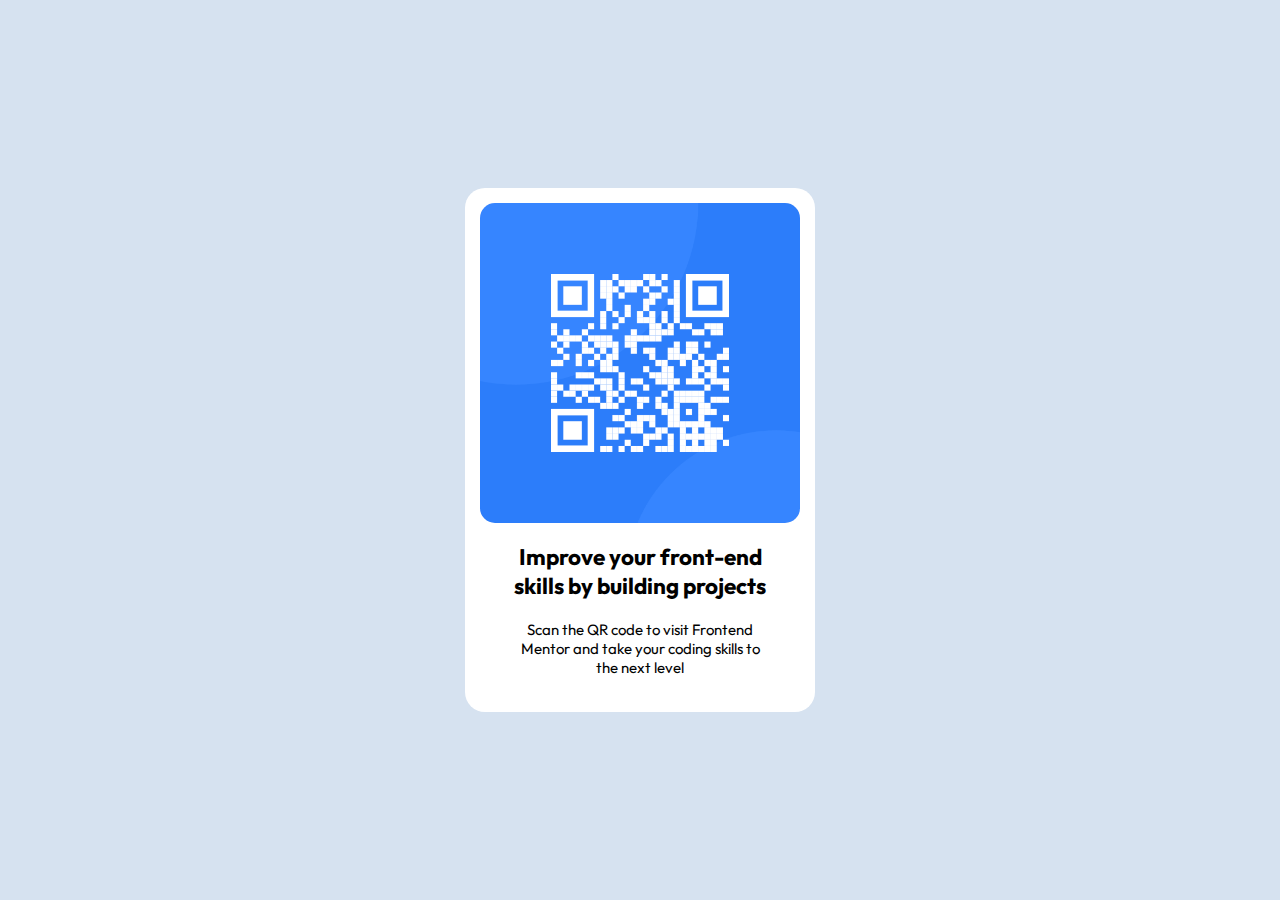
<file: 01-QR-Code-Component/qr-code-component-main/index.html>
<!DOCTYPE html>
<html lang="en">
  <head>
    <meta charset="UTF-8" />
    <meta name="viewport" content="width=device-width, initial-scale=1.0" />
    <!-- displays site properly based on user's device -->

    <link
      rel="icon"
      type="image/png"
      sizes="32x32"
      href="./images/favicon-32x32.png"
    />
    <link rel="stylesheet" href="style.css" />

    <title>Frontend Mentor | QR code component</title>

    <!-- Feel free to remove these styles or customise in your own stylesheet 👍 -->
    <style>
      .attribution {
        font-size: 11px;
        text-align: center;
      }
      .attribution a {
        color: hsl(228, 45%, 44%);
      }
    </style>
  </head>
  <body>
    <div class="container">
      <div class="image-container">
        <img src="./images/image-qr-code.png" alt="QR-Image" />
        <div class="text">
          <h2>Improve your front-end skills by building projects</h2>
          <p>
            Scan the QR code to visit Frontend Mentor and take your coding
            skills to the next level
          </p>
        </div>
      </div>
    </div>
  </body>
</html>
</file>
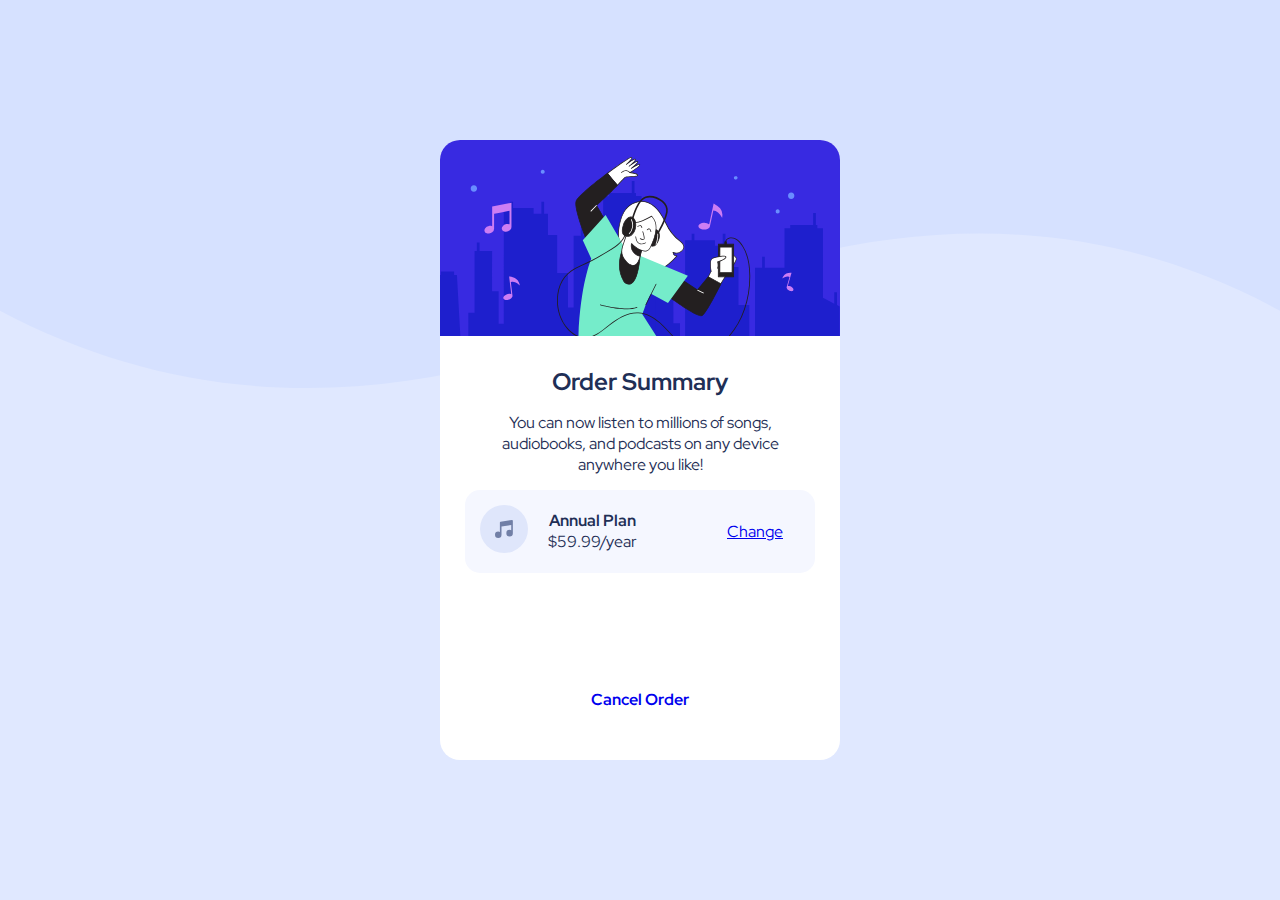
<file: 02-Order-Summary-Component/order-summary-component-main/index.html>
<!DOCTYPE html>
<html lang="en">
  <head>
    <meta charset="UTF-8" />
    <meta name="viewport" content="width=device-width, initial-scale=1.0" />
    <!-- displays site properly based on user's device -->

    <link
      rel="icon"
      type="image/png"
      sizes="32x32"
      href="./images/favicon-32x32.png"
    />
    <link rel="stylesheet" href="styles.css" />

    <title>Frontend Mentor | Order summary card</title>
  </head>
  <body>
    <div class="hero-conatiner">
      <div class="hero-image-container">
        <img
          src="./images/illustration-hero.svg
        "
          alt=""
        />
      </div>
      <!-- TEXT CONTENT -->
      <div class="text-container">
        <!-- PLAN DESCRIPTION -->
        <h2>Order Summary</h2>
        <p class="desc">
          You can now listen to millions of songs, audiobooks, and podcasts on
          any device anywhere you like!
        </p>

        <!-- PLAN DETAILS -->
        <div class="plan-container">
          <i><img src="./images/icon-music.svg" alt="music-icon" /></i>
          <div class="plan-details">
            <span class="plan-name"> Annual Plan </span>
            <span class="plan-price"> $59.99/year </span>
          </div>
          <a href="#">Change</a>
        </div>

        <!-- USER ACTIONS -->
        <div class="user-actions">
          <a href="#">Proceed to Payment</a>
          <a href="#">Cancel Order</a>
        </div>
      </div>
    </div>
  </body>
</html>
</file>
<file: 01-QR-Code-Component/qr-code-component-main/style.css>
@import url("https://fonts.googleapis.com/css2?family=Outfit:wght@400;700&display=swap");

:root {
  --FONT-SIZE: 15px;
  --BG-COLOR: hsl(212, 45%, 89%);
  --CONTAINER-BG-COLOR: hsl(0, 0%, 100%);
  --HEADING-COLOR: hsl(218, 44%, 22%);
  --PARAGRAPH-COLOR: hsl(220, 15%, 55%);
  --FONT-TEXT: "Outfit", sans-serif;
}

* {
  margin: 0;
  padding: 0;
  box-sizing: border-box;
}

body {
  background-color: var(--BG-COLOR);
  font-family: var(--FONT-TEXT);
  font-size: var(--FONT-SIZE);
  min-height: 100vh;
  display: flex;
  justify-content: center;
  align-items: center;
}

.container {
  background-color: var(--CONTAINER-BG-COLOR);
  text-align: center;
  border-radius: 20px;
  max-width: 350px;
}

.image-container {
  padding: 15px;
}

.image-container img {
  width: 100%;
  /* border: solid; */
  border-radius: 15px;
}

.text {
  padding: 15px 15px 0px;
  /* border: solid; */
}

.text p {
  /* border: solid; */
  margin: 20px;
}
</file>
<file: 02-Order-Summary-Component/order-summary-component-main/styles.css>
@import url("https://fonts.googleapis.com/css2?family=Red+Hat+Display:wght@500;700;900&display=swap");

/* VARIABLES */
:root {
  --FONT-FAMILY: "Red Hat Display", sans-serif;
  --BG-IMAGE: url("./images/pattern-background-desktop.svg");
  --BG-IMAGE-MOBILE: url("./images/pattern-background-mobile.svg");
  --BG-COLOR: hsl(225, 100%, 94%);
  --HYPERLINK-COLOR: hsl(245, 75%, 52%);
  --CONTAINER-COLOR: white;
  --PLAN-CONTAINER-COLOR: hsl(225, 100%, 98%);
  --HYPERLINK-HOVER-COLOR: hsl(224, 23%, 55%);
  --TEXT-COLOR: hsl(223, 47%, 23%);
  --FONT-SIZE: 16px;
}

/* RESET */
* {
  margin: 0;
  padding: 0;
  box-sizing: border-box;
}

body {
  min-height: 100vh;
  font-family: var(--FONT-FAMILY);
  font-size: var(--FONT-SIZE);
  background-image: var(--BG-IMAGE);
  background-repeat: no-repeat;
  background-size: contain;
  background-color: var(--BG-COLOR);

  display: flex;
  justify-content: center;
  align-items: center;
}

.hero-conatiner {
  /* border: solid; */
  width: 400px;
  border-radius: 20px;
  background-color: var(--CONTAINER-COLOR);
}
.hero-image-container {
  border-radius: inherit;
}
.hero-image-container img {
  /* border: solid; */
  width: 100%;
  border-radius: inherit;
  border-bottom-right-radius: 0px;
  border-bottom-left-radius: 0px;
}

.text-container {
  text-align: center;
  color: var(--TEXT-COLOR);
  padding: 25px;
  min-height: 50%;
  display: flex;
  flex-direction: column;
}

.desc {
  padding: 15px;
}

.plan-container {
  background-color: var(--PLAN-CONTAINER-COLOR);
  border-radius: 15px;
  padding: 15px;
  display: flex;
  align-items: center;
}

.plan-container a {
  margin-left: 70px;
  text-decoration: underline;
}
.plan-container a:active,
a:visited {
  color: var(--HYPERLINK-COLOR);
}
.plan-container a:hover,
a:focus {
  color: var(--HYPERLINK-COLOR);
  text-decoration: none;
}

.plan-details {
  display: flex;
  flex-direction: column;
  padding: 0px 20px;
}

.plan-name {
  font-weight: bold;
}

.user-actions {
  padding: 15px;
  font-weight: bold;
  display: flex;
  flex-direction: column;
  justify-content: space-between;
}

.user-actions {
  padding: 10px;
  margin-top: 20px;
}

.user-actions a {
  text-decoration: none;
  display: block;
  padding: 15px;
}

.user-actions a:first-child {
  color: white;
  background-color: var(--HYPERLINK-HOVER-COLOR-COLOR);
  border-radius: 12px;
}
.user-actions a:first-child:hover {
  background-color: var(--BG-COLOR);
}

.user-actions a:nth-child(2) {
  margin-top: 20px;
}
.user-actions a:nth-child(2):hover {
  font-weight: 900;
  color: var(--TEXT-COLOR);
}
</file>
